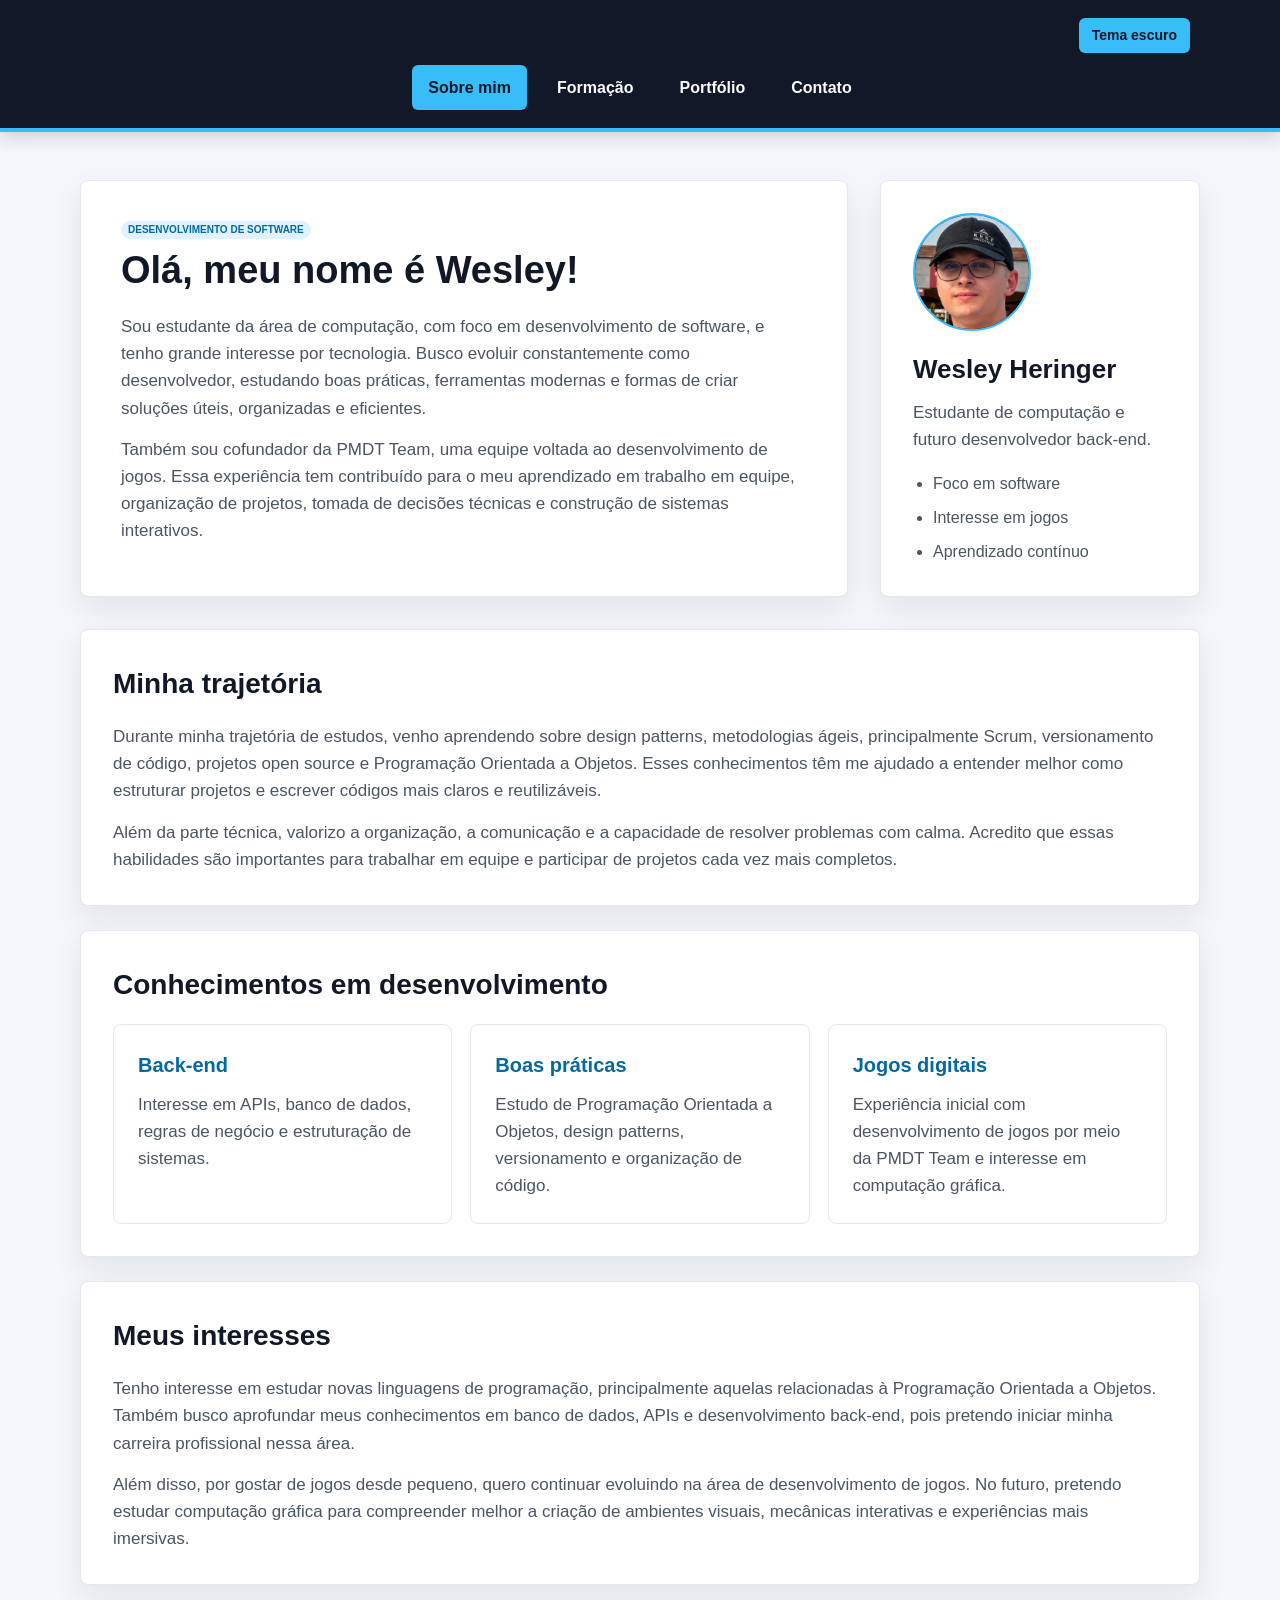
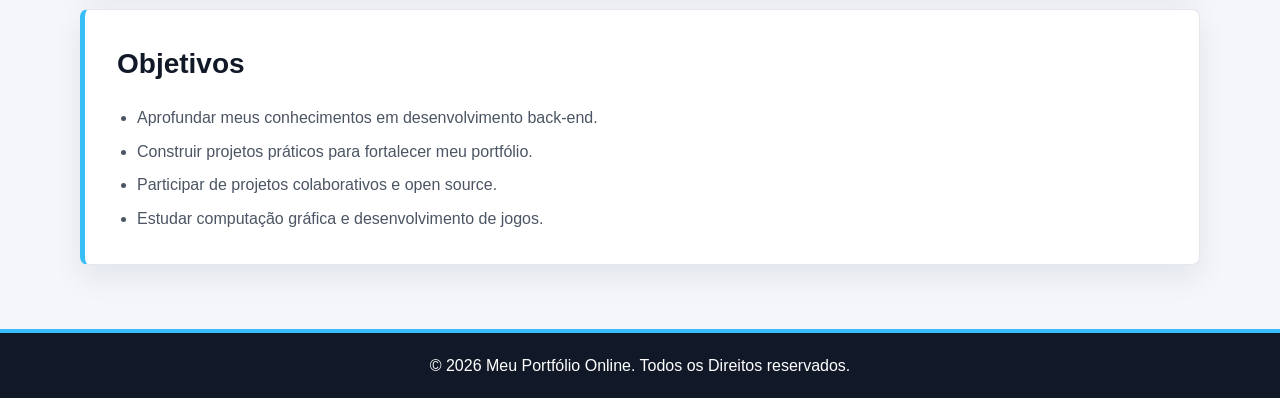
<file: index.html>
<!DOCTYPE html>
<html lang="pt-br">
<head>
    <meta charset="UTF-8">
    <meta name="viewport" content="width=device-width, initial-scale=1.0">
    <meta http-equiv="refresh" content="0; url=HTML/sobre.html">
    <title>Wesley Heringer | Portfólio</title>
</head>
<body>
    <p>Redirecionando para o portfólio de Wesley Heringer...</p>
    <p><a href="HTML/sobre.html">Acessar portfólio</a></p>
</body>
</html>
</file>
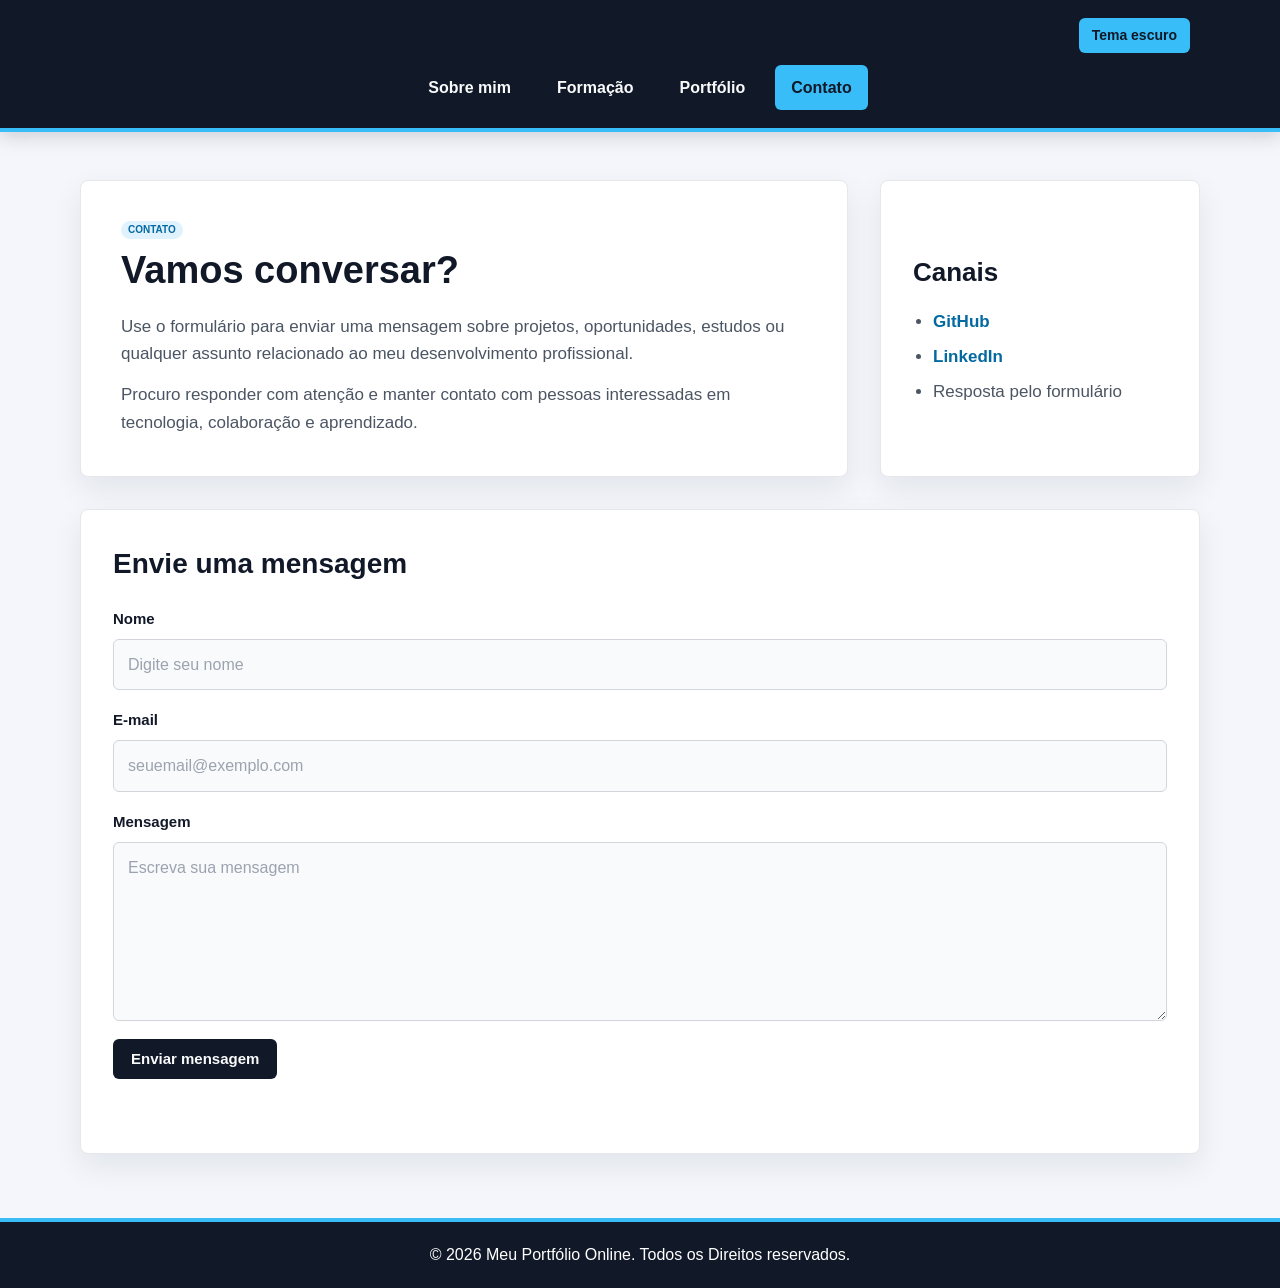
<file: HTML/contato.html>
<!DOCTYPE html>
<html lang="pt-br">
<head>
    <meta charset="UTF-8">
    <meta name="viewport" content="width=device-width, initial-scale=1.0">
    <meta name="description" content="Página de contato do portfólio pessoal.">
    <link rel="stylesheet" href="../Css/style.css">
    <script src="../JavaScript/script.js" defer></script>
    <title>Contato | Meu Portfólio</title>
</head>
<body>
    <header class="cabecalho">
        <nav class="navegacao" aria-label="Navegação principal">
            <a href="sobre.html">Sobre mim</a>
            <a href="formacao.html">Formação</a>
            <a href="portfolio.html">Portfólio</a>
            <a class="ativo" href="contato.html">Contato</a>
        </nav>
    </header>

    <main class="conteudo pagina-contato">
        <section class="apresentacao-contato">
            <div class="texto-contato">
                <p class="etiqueta">Contato</p>
                <h1>Vamos conversar?</h1>
                <p>
                    Use o formulário para enviar uma mensagem sobre projetos, oportunidades, estudos ou qualquer assunto relacionado ao meu desenvolvimento profissional.
                </p>
                <p>
                    Procuro responder com atenção e manter contato com pessoas interessadas em tecnologia, colaboração e aprendizado.
                </p>
            </div>

            <aside class="cartao-contato" aria-label="Canais de contato">
                <h2>Canais</h2>
                <ul>
                    <li><a href="https://github.com/WesleyRTw" target="_blank" rel="noopener noreferrer">GitHub</a></li>
                    <li><a href="https://www.linkedin.com/in/wesley-heringer-124b1728b/" target="_blank" rel="noopener noreferrer">LinkedIn</a></li>
                    <li>Resposta pelo formulário</li>
                </ul>
            </aside>
        </section>

        <section class="secao-contato">
            <h2>Envie uma mensagem</h2>

            <form class="formulario-contato" id="formulario-contato" action="#" method="post">
                <div class="campo-formulario">
                    <label for="nome">Nome</label>
                    <input type="text" id="nome" name="nome" placeholder="Digite seu nome" required>
                </div>

                <div class="campo-formulario">
                    <label for="email">E-mail</label>
                    <input type="email" id="email" name="email" placeholder="seuemail@exemplo.com" required>
                </div>

                <div class="campo-formulario">
                    <label for="mensagem">Mensagem</label>
                    <textarea id="mensagem" name="mensagem" rows="6" placeholder="Escreva sua mensagem" required></textarea>
                </div>

                <button class="botao-formulario" type="submit">Enviar mensagem</button>
                <p class="retorno-formulario" id="retorno-formulario" aria-live="polite"></p>
            </form>
        </section>
    </main>

    <footer>
        <p>&copy; 2026 Meu Portfólio Online. Todos os Direitos reservados.</p>
    </footer>
    
</body>
</html>
</file>
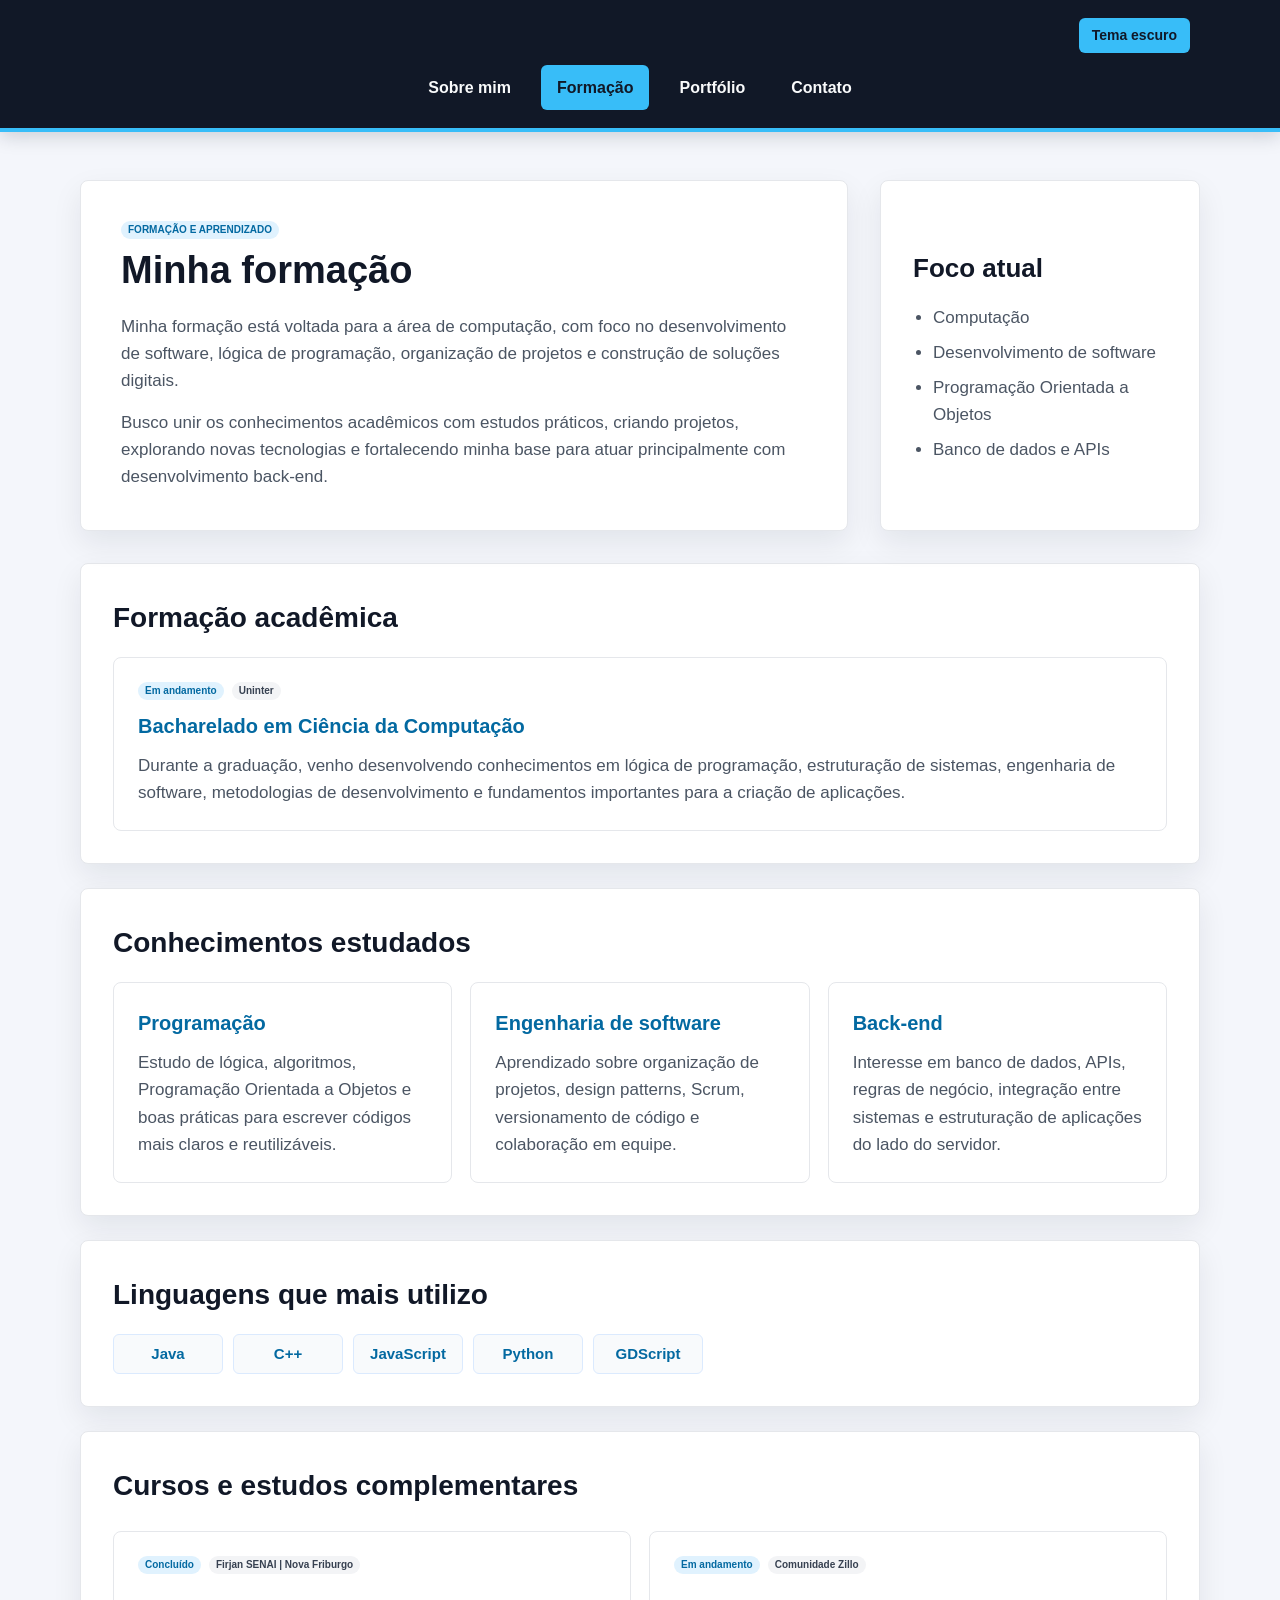
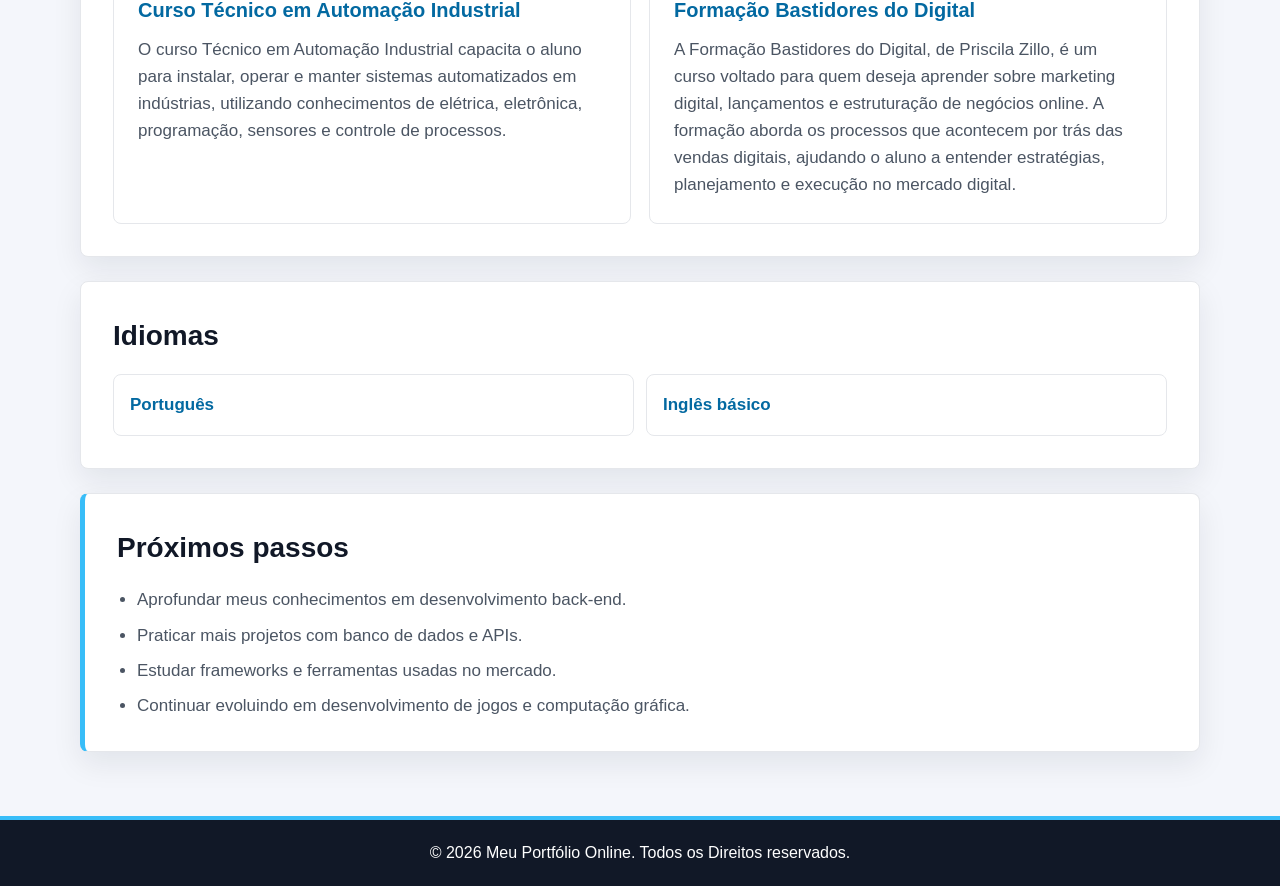
<file: HTML/formacao.html>
<!DOCTYPE html>
<html lang="pt-br">
<head>
    <meta charset="UTF-8">
    <meta name="viewport" content="width=device-width, initial-scale=1.0">
    <meta name="description" content="Página de formação acadêmica, cursos e conhecimentos em desenvolvimento.">
    <link rel="stylesheet" href="../Css/style.css">
    <script src="../JavaScript/script.js" defer></script>
    <title>Formação | Meu Portfólio</title>
</head>
<body>
    <header class="cabecalho">
        <nav class="navegacao" aria-label="Navegação principal">
            <a href="sobre.html">Sobre mim</a>
            <a class="ativo" href="formacao.html">Formação</a>
            <a href="portfolio.html">Portfólio</a>
            <a href="contato.html">Contato</a>
        </nav>
    </header>

    <main class="conteudo pagina-formacao">
        <section class="apresentacao-formacao">
            <div class="texto-formacao">
                <p class="etiqueta">Formação e aprendizado</p>
                <h1>Minha formação</h1>
                <p>
                    Minha formação está voltada para a área de computação, com foco no desenvolvimento de software, lógica de programação, organização de projetos e construção de soluções digitais.
                </p>
                <p>
                    Busco unir os conhecimentos acadêmicos com estudos práticos, criando projetos, explorando novas tecnologias e fortalecendo minha base para atuar principalmente com desenvolvimento back-end.
                </p>
            </div>

            <aside class="cartao-formacao" aria-label="Resumo da formação">
                <h2>Foco atual</h2>
                <ul>
                    <li>Computação</li>
                    <li>Desenvolvimento de software</li>
                    <li>Programação Orientada a Objetos</li>
                    <li>Banco de dados e APIs</li>
                </ul>
            </aside>
        </section>

        <section class="secao-formacao">
            <h2>Formação acadêmica</h2>
            <article class="item-formacao">
                <div class="etiquetas-formacao">
                    <p class="periodo-formacao">Em andamento</p>
                    <p class="instituicao-formacao">Uninter</p>
                </div>
                <h3>Bacharelado em Ciência da Computação</h3>
                <p>
                    Durante a graduação, venho desenvolvendo conhecimentos em lógica de programação, estruturação de sistemas, engenharia de software, metodologias de desenvolvimento e fundamentos importantes para a criação de aplicações.
                </p>
            </article>
        </section>

        <section class="secao-formacao">
            <h2>Conhecimentos estudados</h2>
            <div class="grade-formacao">
                <article class="cartao-estudo">
                    <h3>Programação</h3>
                    <p>Estudo de lógica, algoritmos, Programação Orientada a Objetos e boas práticas para escrever códigos mais claros e reutilizáveis.</p>
                </article>

                <article class="cartao-estudo">
                    <h3>Engenharia de software</h3>
                    <p>Aprendizado sobre organização de projetos, design patterns, Scrum, versionamento de código e colaboração em equipe.</p>
                </article>

                <article class="cartao-estudo">
                    <h3>Back-end</h3>
                    <p>Interesse em banco de dados, APIs, regras de negócio, integração entre sistemas e estruturação de aplicações do lado do servidor.</p>
                </article>
            </div>
        </section>

        <section class="secao-formacao">
            <h2>Linguagens que mais utilizo</h2>
            <div class="grade-linguagens">
                <span>Java</span>
                <span>C++</span>
                <span>JavaScript</span>
                <span>Python</span>
                <span>GDScript</span>
            </div>
        </section>

        <section class="secao-formacao">
            <h2>Cursos e estudos complementares</h2>

            <div class="grade-cursos">
                <article class="cartao-curso">
                    <div class="etiquetas-formacao">
                        <p class="status-curso">Concluído</p>
                        <p class="instituicao-curso">Firjan SENAI | Nova Friburgo</p>
                    </div>
                    <h3>Curso Técnico em Automação Industrial</h3>
                    <p>
                        O curso Técnico em Automação Industrial capacita o aluno para instalar, operar e manter sistemas automatizados em indústrias, utilizando conhecimentos de elétrica, eletrônica, programação, sensores e controle de processos.                    
                    </p>
                </article>

                <article class="cartao-curso">
                    <div class="etiquetas-formacao">
                        <p class="status-curso">Em andamento</p>
                        <p class="instituicao-curso">Comunidade Zillo</p>
                    </div>
                    <h3>Formação Bastidores do Digital</h3>
                    <p>
                        A Formação Bastidores do Digital, de Priscila Zillo, é um curso voltado para quem deseja aprender sobre marketing digital, lançamentos e estruturação de negócios online. A formação aborda os processos que acontecem por trás das vendas digitais, ajudando o aluno a entender estratégias, planejamento e execução no mercado digital.
                    </p>
                </article>
            </div>
        </section>

        <section class="secao-formacao">
            <h2>Idiomas</h2>
            <div class="grade-idiomas">
                <article class="cartao-estudo">
                    <h3>Português</h3>
                </article>

                <article class="cartao-estudo">
                    <h3>Inglês básico</h3>
                </article>
            </div>
        </section>

        <section class="secao-formacao objetivos-formacao">
            <h2>Próximos passos</h2>
            <ul>
                <li>Aprofundar meus conhecimentos em desenvolvimento back-end.</li>
                <li>Praticar mais projetos com banco de dados e APIs.</li>
                <li>Estudar frameworks e ferramentas usadas no mercado.</li>
                <li>Continuar evoluindo em desenvolvimento de jogos e computação gráfica.</li>
            </ul>
        </section>
    </main>

    <footer>
        <p>&copy; 2026 Meu Portfólio Online. Todos os Direitos reservados.</p>
    </footer>
    
</body>
</html>
</file>
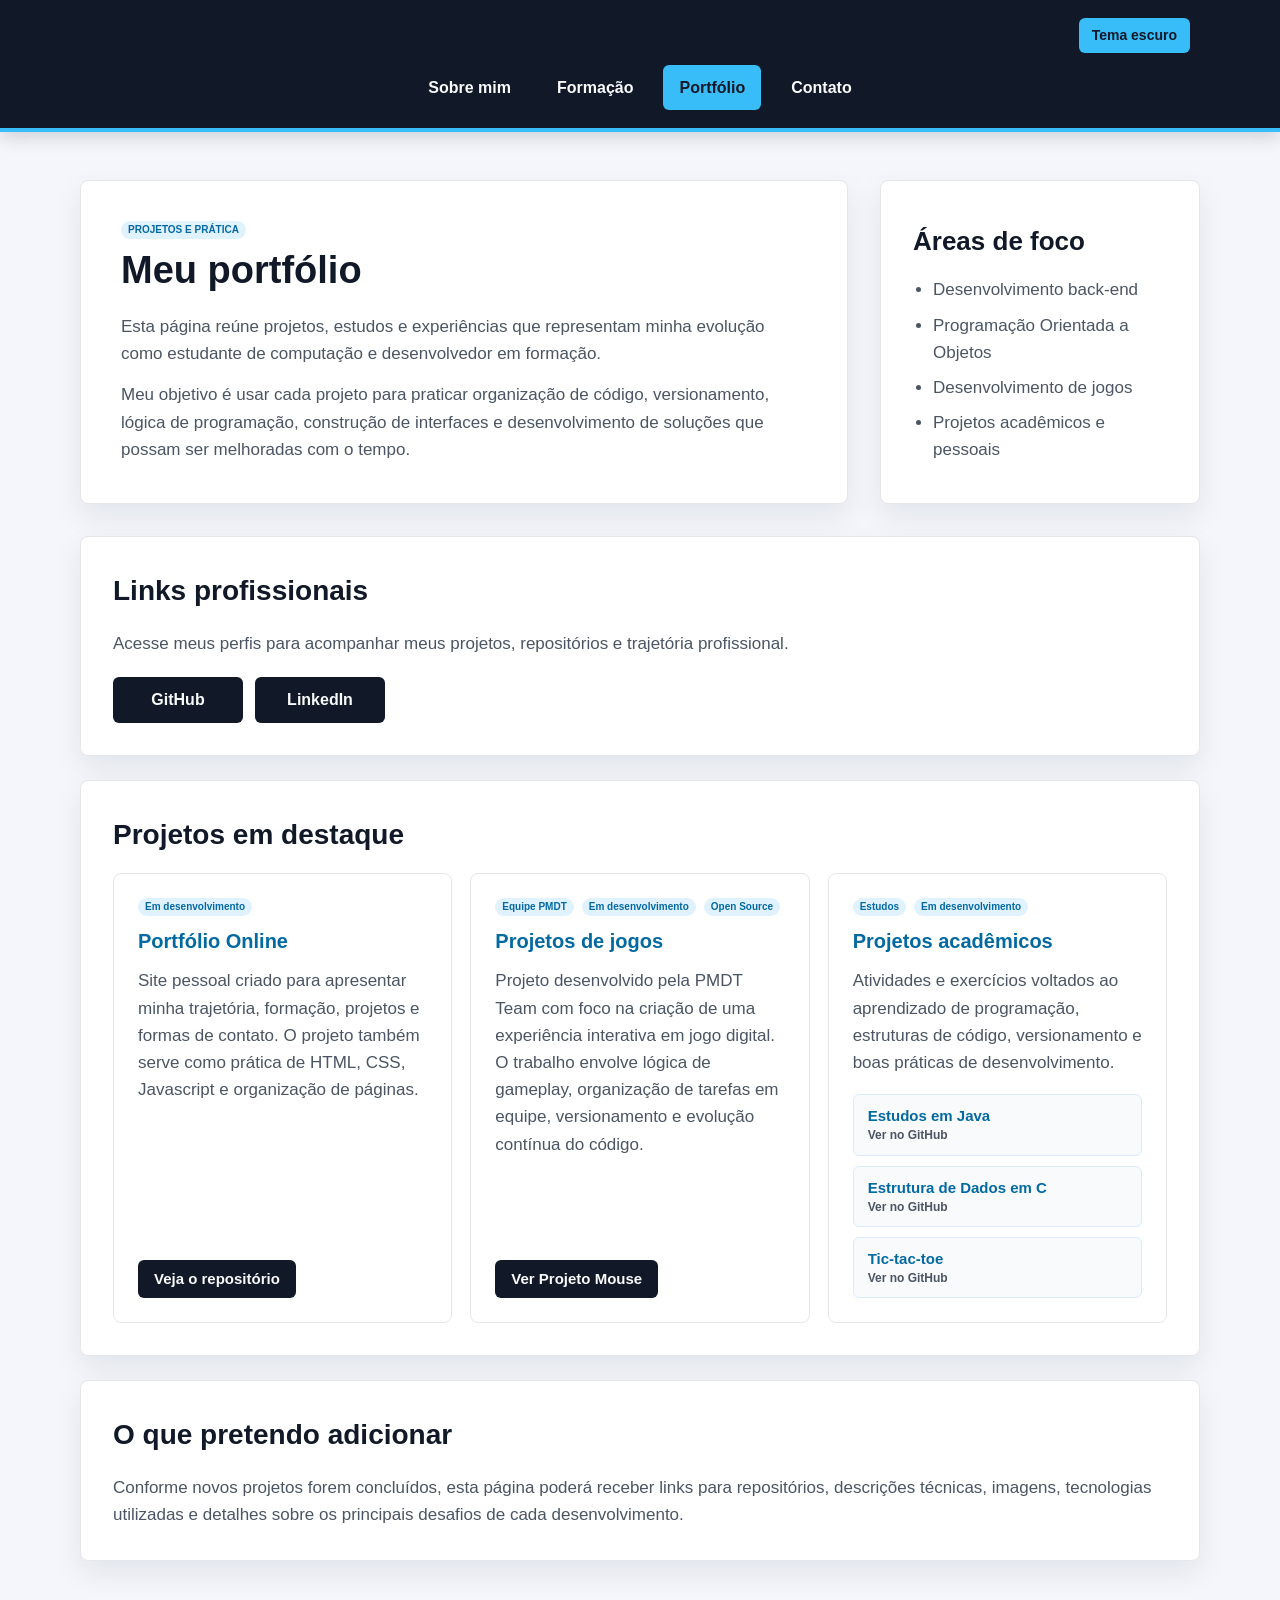
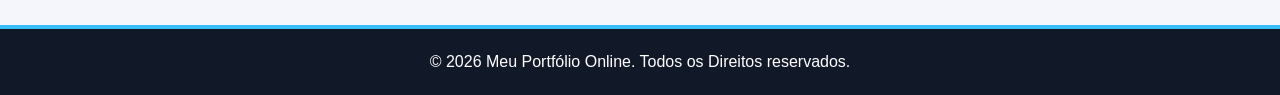
<file: HTML/portfolio.html>
<!DOCTYPE html>
<html lang="pt-br">
<head>
    <meta charset="UTF-8">
    <meta name="viewport" content="width=device-width, initial-scale=1.0">
    <meta name="description" content="Página de portfólio com projetos pessoais e estudos em desenvolvimento.">
    <link rel="stylesheet" href="../Css/style.css">
    <script src="../JavaScript/script.js" defer></script>
    <title>Portfólio | Meu Portfólio</title>
</head>
<body>
    <header class="cabecalho">
        <nav class="navegacao" aria-label="Navegação principal">
            <a href="sobre.html">Sobre mim</a>
            <a href="formacao.html">Formação</a>
            <a class="ativo" href="portfolio.html">Portfólio</a>
            <a href="contato.html">Contato</a>
        </nav>
    </header>

    <main class="conteudo pagina-portfolio">
        <section class="apresentacao-portfolio">
            <div class="texto-portfolio">
                <p class="etiqueta">Projetos e prática</p>
                <h1>Meu portfólio</h1>
                <p>
                    Esta página reúne projetos, estudos e experiências que representam minha evolução como estudante de computação e desenvolvedor em formação.
                </p>
                <p>
                    Meu objetivo é usar cada projeto para praticar organização de código, versionamento, lógica de programação, construção de interfaces e desenvolvimento de soluções que possam ser melhoradas com o tempo.
                </p>
            </div>

            <aside class="cartao-portfolio" aria-label="Resumo do portfólio">
                <h2>Áreas de foco</h2>
                <ul>
                    <li>Desenvolvimento back-end</li>
                    <li>Programação Orientada a Objetos</li>
                    <li>Desenvolvimento de jogos</li>
                    <li>Projetos acadêmicos e pessoais</li>
                </ul>
            </aside>
        </section>

        <section class="secao-portfolio">
            <h2>Links profissionais</h2>
            <p>
                Acesse meus perfis para acompanhar meus projetos, repositórios e trajetória profissional.
            </p>
            <div class="links-profissionais">
                <a href="https://github.com/WesleyRTw?tab=repositories" target="_blank" rel="noopener noreferrer">GitHub</a>
                <a href="https://www.linkedin.com/in/wesley-heringer-124b1728b/" target="_blank" rel="noopener noreferrer">LinkedIn</a>
            </div>
        </section>

        <section class="secao-portfolio">
            <h2>Projetos em destaque</h2>
            <div class="grade-projetos">
                <article class="cartao-projeto">
                    <p class="status-projeto">Em desenvolvimento</p>
                    <h3>Portfólio Online</h3>
                    <p>
                        Site pessoal criado para apresentar minha trajetória, formação, projetos e formas de contato. O projeto também serve como prática de HTML, CSS, Javascript e organização de páginas.
                    </p>
                    <a class="link-projeto" href="https://github.com/WesleyRTw/Meu-Portfolio-Online" target="_blank" rel="noopener noreferrer">Veja o repositório</a>
                </article>

                <article class="cartao-projeto">
                    <div class="etiquetas-projeto">
                        <p class="status-projeto">Equipe PMDT</p>
                        <p class="status-projeto">Em desenvolvimento</p>
                        <p class="status-projeto">Open Source</p>
                    </div>
                    <h3>Projetos de jogos</h3>
                    <p>
                        Projeto desenvolvido pela PMDT Team com foco na criação de uma experiência interativa em jogo digital. O trabalho envolve lógica de gameplay, organização de tarefas em equipe, versionamento e evolução contínua do código.
                    </p>
                    <a class="link-projeto" href="https://github.com/Projeto-Mouse" target="_blank" rel="noopener noreferrer">Ver Projeto Mouse</a>
                </article>

                <article class="cartao-projeto">
                    <div class="etiquetas-projeto">
                        <p class="status-projeto">Estudos</p>
                        <p class="status-projeto">Em desenvolvimento</p>
                    </div>
                    <h3>Projetos acadêmicos</h3>
                    <p>
                        Atividades e exercícios voltados ao aprendizado de programação, estruturas de código, versionamento e boas práticas de desenvolvimento.
                    </p>
                    <div class="links-repositorios">
                        <a href="https://github.com/WesleyRTw/EstudosEmJava" target="_blank" rel="noopener noreferrer">
                            <span>Estudos em Java</span>
                            <small>Ver no GitHub</small>
                        </a>
                        <a href="https://github.com/WesleyRTw/Structured-Programming_Applied-Concepts" target="_blank" rel="noopener noreferrer">
                            <span>Estrutura de Dados em C</span>
                            <small>Ver no GitHub</small>
                        </a>
                        <a href="https://github.com/WesleyRTw/Tic_Tac_Toe" target="_blank" rel="noopener noreferrer">
                            <span>Tic-tac-toe</span>
                            <small>Ver no GitHub</small>
                        </a>
                    </div>
                </article>
            </div>
        </section>

        <section class="secao-portfolio">
            <h2>O que pretendo adicionar</h2>
            <p>
                Conforme novos projetos forem concluídos, esta página poderá receber links para repositórios, descrições técnicas, imagens, tecnologias utilizadas e detalhes sobre os principais desafios de cada desenvolvimento.
            </p>
        </section>

    </main>
    
    <footer>
        <p>&copy; 2026 Meu Portfólio Online. Todos os Direitos reservados.</p>
    </footer>
    
</body>
</html>
</file>
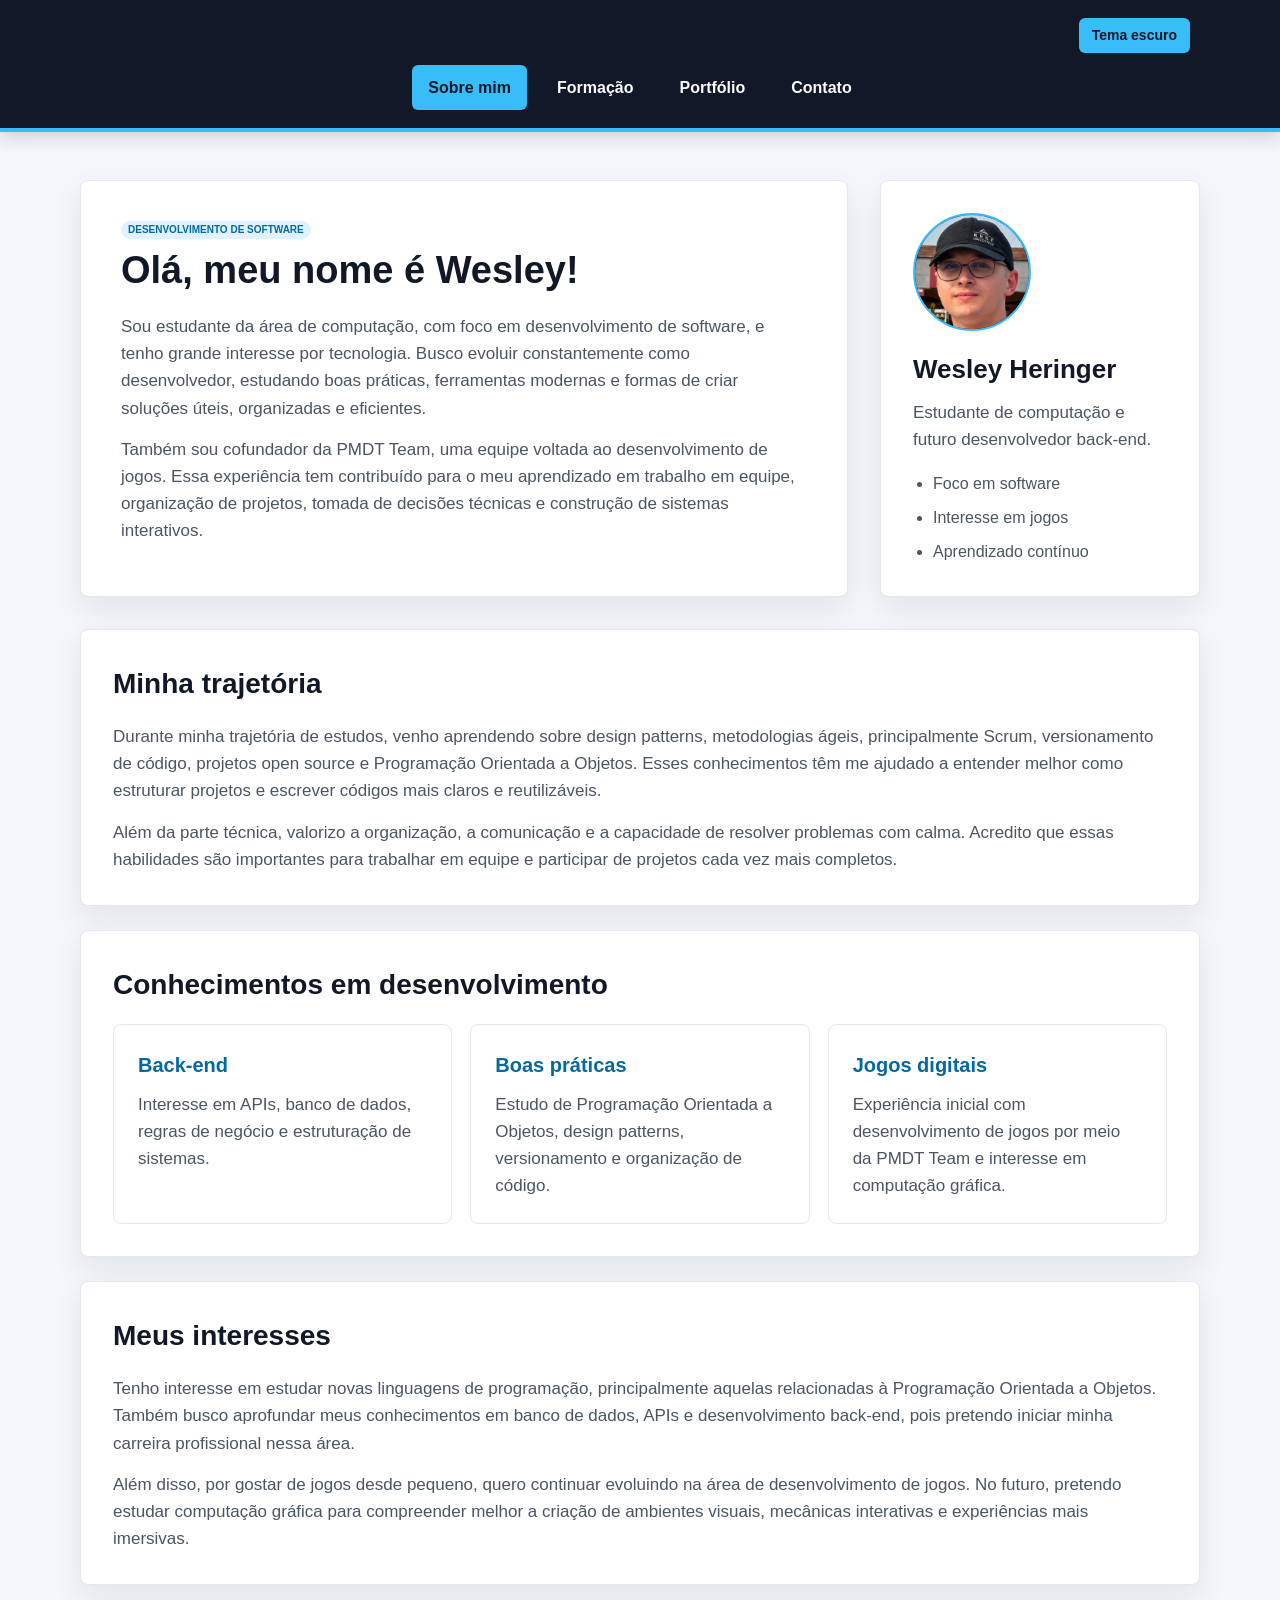
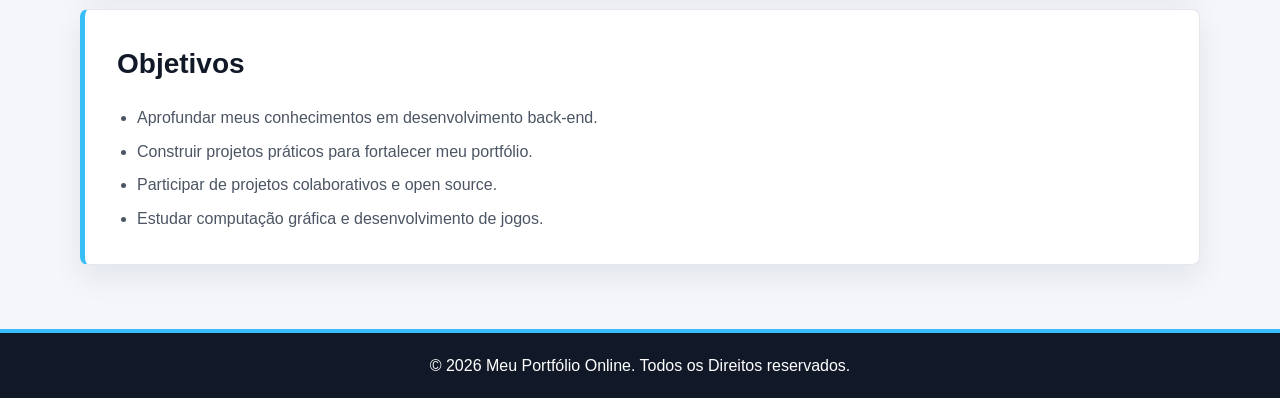
<file: HTML/sobre.html>
<!DOCTYPE html>
<html lang="pt-br">
<head>
    <meta charset="UTF-8">
    <meta name="viewport" content="width=device-width, initial-scale=1.0">
    <meta name="description" content="Página sobre do portfólio pessoal.">
    <link rel="stylesheet" href="../Css/style.css">
    <script src="../JavaScript/script.js" defer></script>
    <title>Sobre | Meu Portfólio</title>
</head>
<body>
    <header class="cabecalho">
        <nav class="navegacao" aria-label="Navegação principal">
            <a class="ativo" href="sobre.html">Sobre mim</a>
            <a href="formacao.html">Formação</a>
            <a href="portfolio.html">Portfólio</a>
            <a href="contato.html">Contato</a>
        </nav>
    </header>

    <main class="conteudo pagina-sobre">
        <section class="apresentacao-sobre">
            <div class="texto-apresentacao">
                <p class="etiqueta">Desenvolvimento de software</p>
                <h1>Olá, meu nome é Wesley!</h1>
                <p>
                    Sou estudante da área de computação, com foco em desenvolvimento de software, e tenho grande interesse por tecnologia. Busco evoluir constantemente como desenvolvedor, estudando boas práticas, ferramentas modernas e formas de criar soluções úteis, organizadas e eficientes.
                </p>
                <p>
                    Também sou cofundador da PMDT Team, uma equipe voltada ao desenvolvimento de jogos. Essa experiência tem contribuído para o meu aprendizado em trabalho em equipe, organização de projetos, tomada de decisões técnicas e construção de sistemas interativos.
                </p>
            </div>

            <aside class="cartao-resumo" aria-label="Resumo profissional">
                <div class="avatar-sobre">
                    <img src="../imagens/Foto-portfólio.png" alt="Foto de Wesley Heringer">
                </div>
                <h2>Wesley Heringer</h2>
                <p>Estudante de computação e futuro desenvolvedor back-end.</p>
                <ul>
                    <li>Foco em software</li>
                    <li>Interesse em jogos</li>
                    <li>Aprendizado contínuo</li>
                </ul>
            </aside>
        </section>

        <section class="secao-sobre">
            <h2>Minha trajetória</h2>
            <p>
                Durante minha trajetória de estudos, venho aprendendo sobre design patterns, metodologias ágeis, principalmente Scrum, versionamento de código, projetos open source e Programação Orientada a Objetos. Esses conhecimentos têm me ajudado a entender melhor como estruturar projetos e escrever códigos mais claros e reutilizáveis.
            </p>
            <p>
                Além da parte técnica, valorizo a organização, a comunicação e a capacidade de resolver problemas com calma. Acredito que essas habilidades são importantes para trabalhar em equipe e participar de projetos cada vez mais completos.
            </p>
        </section>

        <section class="secao-sobre">
            <h2>Conhecimentos em desenvolvimento</h2>
            <div class="grade-conhecimentos">
                <article class="cartao-conhecimento">
                    <h3>Back-end</h3>
                    <p>Interesse em APIs, banco de dados, regras de negócio e estruturação de sistemas.</p>
                </article>
                <article class="cartao-conhecimento">
                    <h3>Boas práticas</h3>
                    <p>Estudo de Programação Orientada a Objetos, design patterns, versionamento e organização de código.</p>
                </article>
                <article class="cartao-conhecimento">
                    <h3>Jogos digitais</h3>
                    <p>Experiência inicial com desenvolvimento de jogos por meio da PMDT Team e interesse em computação gráfica.</p>
                </article>
            </div>
        </section>

        <section class="secao-sobre">
            <h2>Meus interesses</h2>
            <p>
                Tenho interesse em estudar novas linguagens de programação, principalmente aquelas relacionadas à Programação Orientada a Objetos. Também busco aprofundar meus conhecimentos em banco de dados, APIs e desenvolvimento back-end, pois pretendo iniciar minha carreira profissional nessa área.
            </p>
            <p>
                Além disso, por gostar de jogos desde pequeno, quero continuar evoluindo na área de desenvolvimento de jogos. No futuro, pretendo estudar computação gráfica para compreender melhor a criação de ambientes visuais, mecânicas interativas e experiências mais imersivas.
            </p>
        </section>

        <section class="secao-sobre objetivos-sobre">
            <h2>Objetivos</h2>
            <ul>
                <li>Aprofundar meus conhecimentos em desenvolvimento back-end.</li>
                <li>Construir projetos práticos para fortalecer meu portfólio.</li>
                <li>Participar de projetos colaborativos e open source.</li>
                <li>Estudar computação gráfica e desenvolvimento de jogos.</li>
            </ul>
        </section>
    </main>

    <footer>
        <p>&copy; 2026 Meu Portfólio Online. Todos os Direitos reservados.</p>
    </footer>
</body>
</html>
</file>
<file: Css/style.css>
/* Arquivo: todos os HTML - estilos gerais */
* {
    box-sizing: border-box;
    margin: 0;
    padding: 0;
}

body {
    min-height: 100vh;
    font-family: Arial, Helvetica, sans-serif;
    background-color: #f4f6fb;
    color: #1f2937;
    line-height: 1.6;
}

/*Rodapé*/
footer {
    background-color: #111827;
    border-top: 4px solid #38bdf8;
    color: white;
    text-align: center;
    padding: 20px;
    position: relative;
    bottom: 0;
    width: 100%;
}

/* Arquivo: todos os HTML - cabeçalho */
.cabecalho {
    width: 100%;
    padding: 18px 32px;
    background-color: #111827;
    border-bottom: 4px solid #38bdf8;
    box-shadow: 0 4px 18px rgba(17, 24, 39, 0.18);
}

.navegacao {
    max-width: 1100px;
    margin: 0 auto;
    display: flex;
    align-items: center;
    justify-content: center;
    gap: 14px;
    flex-wrap: wrap;
}

.navegacao a {
    padding: 10px 16px;
    border-radius: 6px;
    color: #f9fafb;
    font-size: 16px;
    font-weight: 700;
    text-decoration: none;
    transition: background-color 0.2s ease, color 0.2s ease, transform 0.2s ease;
}

.navegacao a:hover,
.navegacao a:focus {
    background-color: #38bdf8;
    color: #111827;
    transform: translateY(-2px);
}

.navegacao a.ativo {
    background-color: #38bdf8;
    color: #111827;
}

.navegacao a:focus {
    outline: 2px solid #f9fafb;
    outline-offset: 3px;
}

.controles-cabecalho {
    max-width: 1100px;
    margin: 0 auto 12px;
    display: flex;
    justify-content: flex-end;
    gap: 10px;
    align-items: center;
}

.botao-menu,
.botao-tema {
    padding: 8px 12px;
    border: 1px solid transparent;
    border-radius: 6px;
    background-color: #38bdf8;
    color: #111827;
    cursor: pointer;
    font-size: 14px;
    font-weight: 700;
    line-height: 1.2;
    transition: background-color 0.2s ease, color 0.2s ease, transform 0.2s ease;
}

.botao-menu {
    display: none;
}

.botao-menu:hover,
.botao-menu:focus,
.botao-tema:hover,
.botao-tema:focus {
    background-color: #f9fafb;
    color: #111827;
    transform: translateY(-2px);
}

.botao-menu:focus,
.botao-tema:focus {
    outline: 2px solid #f9fafb;
    outline-offset: 3px;
}

/* Arquivo: sobre.html */
.conteudo {
    width: min(1120px, calc(100% - 32px));
    margin: 0 auto;
}

.pagina-sobre {
    padding: 48px 0 64px;
}

.apresentacao-sobre {
    display: grid;
    grid-template-columns: minmax(0, 1fr) 320px;
    gap: 32px;
    align-items: stretch;
    margin-bottom: 32px;
}

.texto-apresentacao,
.secao-sobre,
.cartao-resumo,
.cartao-conhecimento {
    background-color: #ffffff;
    border: 1px solid #e5e7eb;
    border-radius: 8px;
    box-shadow: 0 12px 30px rgba(17, 24, 39, 0.08);
}

.texto-apresentacao {
    padding: 40px;
}

.texto-apresentacao .etiqueta,
.texto-portfolio .etiqueta,
.texto-formacao .etiqueta,
.texto-contato .etiqueta {
    width: fit-content;
    margin-bottom: 10px;
    padding: 3px 7px;
    border-radius: 999px;
    background-color: #e0f2fe;
    color: #0369a1;
    font-size: 10px;
    font-weight: 700;
    line-height: 1.2;
    text-transform: uppercase;
}

.texto-apresentacao h1 {
    margin-bottom: 20px;
    color: #111827;
    font-size: 38px;
    line-height: 1.15;
}

.texto-apresentacao p,
.secao-sobre p,
.cartao-conhecimento p,
.cartao-resumo p {
    color: #4b5563;
    font-size: 17px;
}

.texto-apresentacao p + p,
.secao-sobre p + p {
    margin-top: 14px;
}

.cartao-resumo {
    padding: 32px;
    display: flex;
    flex-direction: column;
    justify-content: center;
}

.avatar-sobre {
    width: 118px;
    height: 118px;
    margin-bottom: 18px;
    display: grid;
    place-items: center;
    overflow: hidden;
    border: 2px solid #38bdf8;
    border-radius: 50%;
    background-color: #111827;
}

.avatar-sobre img {
    width: 100%;
    height: 100%;
    display: block;
    object-fit: contain;
    transform: translateY(-6px);
}

.cartao-resumo h2 {
    margin-bottom: 8px;
    color: #111827;
    font-size: 26px;
}

.cartao-resumo ul,
.objetivos-sobre ul {
    margin-top: 18px;
    padding-left: 20px;
    color: #4b5563;
}

.cartao-resumo li + li,
.objetivos-sobre li + li {
    margin-top: 8px;
}

.secao-sobre {
    margin-top: 24px;
    padding: 32px;
}

.secao-sobre h2 {
    margin-bottom: 16px;
    color: #111827;
    font-size: 28px;
}

.grade-conhecimentos {
    display: grid;
    grid-template-columns: repeat(3, 1fr);
    gap: 18px;
}

.cartao-conhecimento {
    padding: 24px;
    box-shadow: none;
}

.cartao-conhecimento h3 {
    margin-bottom: 10px;
    color: #0369a1;
    font-size: 20px;
}

.objetivos-sobre {
    border-left: 5px solid #38bdf8;
}

/* Arquivo: portfolio.html */
.pagina-portfolio {
    padding: 48px 0 64px;
}

.apresentacao-portfolio {
    display: grid;
    grid-template-columns: minmax(0, 1fr) 320px;
    gap: 32px;
    align-items: stretch;
    margin-bottom: 32px;
}

.texto-portfolio,
.cartao-portfolio,
.secao-portfolio,
.cartao-projeto {
    background-color: #ffffff;
    border: 1px solid #e5e7eb;
    border-radius: 8px;
    box-shadow: 0 12px 30px rgba(17, 24, 39, 0.08);
}

.texto-portfolio {
    padding: 40px;
}

.texto-portfolio h1 {
    margin-bottom: 20px;
    color: #111827;
    font-size: 38px;
    line-height: 1.15;
}

.texto-portfolio p,
.cartao-portfolio li,
.secao-portfolio p,
.cartao-projeto p {
    color: #4b5563;
    font-size: 17px;
}

.texto-portfolio p + p {
    margin-top: 14px;
}

.cartao-portfolio {
    padding: 32px;
    display: flex;
    flex-direction: column;
    justify-content: center;
}

.cartao-portfolio h2,
.secao-portfolio h2 {
    color: #111827;
}

.cartao-portfolio h2 {
    margin-bottom: 14px;
    font-size: 26px;
}

.cartao-portfolio ul {
    padding-left: 20px;
}

.cartao-portfolio li + li {
    margin-top: 8px;
}

.secao-portfolio {
    margin-top: 24px;
    padding: 32px;
}

.secao-portfolio h2 {
    margin-bottom: 16px;
    font-size: 28px;
}

.grade-projetos {
    display: grid;
    grid-template-columns: repeat(3, 1fr);
    gap: 18px;
}

.cartao-projeto {
    padding: 24px;
    display: flex;
    flex-direction: column;
    box-shadow: none;
}

.cartao-projeto h3 {
    margin-bottom: 10px;
    color: #0369a1;
    font-size: 20px;
}

.etiquetas-projeto {
    margin-bottom: 9px;
    display: flex;
    flex-wrap: wrap;
    gap: 8px;
    align-items: center;
}

.cartao-projeto .status-projeto {
    width: fit-content;
    margin: 0 0 9px;
    padding: 3px 7px;
    border-radius: 999px;
    background-color: #e0f2fe;
    color: #0369a1;
    font-size: 10px;
    font-weight: 700;
    line-height: 1.2;
}

.etiquetas-projeto .status-projeto {
    margin: 0;
}

.cartao-projeto > p {
    margin-bottom: 18px;
}

.link-projeto {
    width: fit-content;
    margin-top: auto;
    padding: 10px 16px;
    display: inline-flex;
    align-items: center;
    justify-content: center;
    border-radius: 6px;
    background-color: #111827;
    color: #f9fafb;
    font-size: 15px;
    font-weight: 700;
    line-height: 1.2;
    text-decoration: none;
    transition: background-color 0.2s ease, transform 0.2s ease;
}

.link-projeto:hover,
.link-projeto:focus {
    background-color: #0369a1;
    transform: translateY(-2px);
}

.link-projeto:focus {
    outline: 2px solid #38bdf8;
    outline-offset: 3px;
}

.links-repositorios {
    margin-top: auto;
    display: grid;
    gap: 10px;
}

.links-repositorios a {
    padding: 12px 14px;
    display: flex;
    flex-direction: column;
    gap: 3px;
    border: 1px solid #dbeafe;
    border-radius: 6px;
    background-color: #f8fafc;
    color: #111827;
    text-decoration: none;
    transition: border-color 0.2s ease, background-color 0.2s ease, transform 0.2s ease;
}

.links-repositorios a:hover,
.links-repositorios a:focus {
    border-color: #38bdf8;
    background-color: #e0f2fe;
    transform: translateY(-2px);
}

.links-repositorios a:focus {
    outline: 2px solid #38bdf8;
    outline-offset: 3px;
}

.links-repositorios span {
    color: #0369a1;
    font-size: 15px;
    font-weight: 700;
    line-height: 1.2;
}

.links-repositorios small {
    color: #4b5563;
    font-size: 12px;
    font-weight: 700;
    line-height: 1.2;
}

.links-profissionais {
    margin-top: 20px;
    display: flex;
    flex-wrap: wrap;
    gap: 12px;
}

.links-profissionais a {
    min-width: 130px;
    padding: 10px 18px;
    border-radius: 6px;
    background-color: #111827;
    color: #f9fafb;
    font-weight: 700;
    text-align: center;
    text-decoration: none;
    transition: background-color 0.2s ease, transform 0.2s ease;
}

.links-profissionais a:hover,
.links-profissionais a:focus {
    background-color: #0369a1;
    transform: translateY(-2px);
}

.links-profissionais a:focus {
    outline: 2px solid #38bdf8;
    outline-offset: 3px;
}

/* Arquivo: formacao.html */
.pagina-formacao {
    padding: 48px 0 64px;
}

.apresentacao-formacao {
    display: grid;
    grid-template-columns: minmax(0, 1fr) 320px;
    gap: 32px;
    align-items: stretch;
    margin-bottom: 32px;
}

.texto-formacao,
.cartao-formacao,
.secao-formacao,
.cartao-estudo,
.cartao-curso,
.item-formacao {
    background-color: #ffffff;
    border: 1px solid #e5e7eb;
    border-radius: 8px;
    box-shadow: 0 12px 30px rgba(17, 24, 39, 0.08);
}

.texto-formacao {
    padding: 40px;
}

.texto-formacao h1 {
    margin-bottom: 20px;
    color: #111827;
    font-size: 38px;
    line-height: 1.15;
}

.texto-formacao p,
.cartao-formacao li,
.secao-formacao p,
.cartao-estudo p,
.cartao-curso p,
.item-formacao p,
.objetivos-formacao li {
    color: #4b5563;
    font-size: 17px;
}

.texto-formacao p + p,
.secao-formacao p + p {
    margin-top: 14px;
}

.cartao-formacao {
    padding: 32px;
    display: flex;
    flex-direction: column;
    justify-content: center;
}

.cartao-formacao h2,
.secao-formacao h2 {
    color: #111827;
}

.cartao-formacao h2 {
    margin-bottom: 14px;
    font-size: 26px;
}

.cartao-formacao ul,
.objetivos-formacao ul {
    padding-left: 20px;
}

.cartao-formacao li + li,
.objetivos-formacao li + li {
    margin-top: 8px;
}

.secao-formacao {
    margin-top: 24px;
    padding: 32px;
}

.secao-formacao h2 {
    margin-bottom: 16px;
    font-size: 28px;
}

.item-formacao {
    padding: 24px;
    box-shadow: none;
}

.item-formacao h3,
.cartao-estudo h3,
.cartao-curso h3 {
    margin-bottom: 10px;
    color: #0369a1;
    font-size: 20px;
}

.etiquetas-formacao {
    margin-bottom: 10px;
    display: flex;
    flex-wrap: wrap;
    gap: 8px;
    align-items: center;
}

.item-formacao .periodo-formacao,
.item-formacao .instituicao-formacao {
    width: fit-content;
    margin: 0;
    padding: 3px 7px;
    border-radius: 999px;
    font-size: 10px;
    font-weight: 700;
    line-height: 1.2;
}

.item-formacao .periodo-formacao {
    background-color: #e0f2fe;
    color: #0369a1;
}

.item-formacao .instituicao-formacao {
    background-color: #f3f4f6;
    color: #374151;
}

.grade-formacao {
    display: grid;
    grid-template-columns: repeat(3, 1fr);
    gap: 18px;
}

.grade-linguagens {
    display: flex;
    flex-wrap: wrap;
    gap: 10px;
}

.grade-linguagens span {
    min-width: 110px;
    padding: 10px 14px;
    border: 1px solid #dbeafe;
    border-radius: 6px;
    background-color: #f8fafc;
    color: #0369a1;
    font-size: 15px;
    font-weight: 700;
    line-height: 1.2;
    text-align: center;
}

.grade-idiomas {
    display: grid;
    grid-template-columns: repeat(2, 1fr);
    gap: 12px;
}

.grade-idiomas .cartao-estudo {
    padding: 16px;
}

.grade-idiomas .cartao-estudo h3 {
    margin-bottom: 0;
    font-size: 17px;
}

.cartao-estudo {
    padding: 24px;
    box-shadow: none;
}

.grade-cursos {
    margin-top: 22px;
    display: grid;
    grid-template-columns: repeat(2, 1fr);
    gap: 18px;
}

.cartao-curso {
    padding: 24px;
    box-shadow: none;
}

.cartao-curso .status-curso,
.cartao-curso .instituicao-curso {
    width: fit-content;
    margin: 0 0 10px;
    padding: 3px 7px;
    border-radius: 999px;
    font-size: 10px;
    font-weight: 700;
    line-height: 1.2;
}

.cartao-curso .status-curso {
    background-color: #e0f2fe;
    color: #0369a1;
}

.cartao-curso .instituicao-curso {
    background-color: #f3f4f6;
    color: #374151;
}

.objetivos-formacao {
    border-left: 5px solid #38bdf8;
}

/* Arquivo: contato.html */
.pagina-contato {
    padding: 48px 0 64px;
}

.apresentacao-contato {
    display: grid;
    grid-template-columns: minmax(0, 1fr) 320px;
    gap: 32px;
    align-items: stretch;
    margin-bottom: 32px;
}

.texto-contato,
.cartao-contato,
.secao-contato {
    background-color: #ffffff;
    border: 1px solid #e5e7eb;
    border-radius: 8px;
    box-shadow: 0 12px 30px rgba(17, 24, 39, 0.08);
}

.texto-contato {
    padding: 40px;
}

.texto-contato h1 {
    margin-bottom: 20px;
    color: #111827;
    font-size: 38px;
    line-height: 1.15;
}

.texto-contato p,
.cartao-contato li,
.secao-contato p {
    color: #4b5563;
    font-size: 17px;
}

.texto-contato p + p {
    margin-top: 14px;
}

.cartao-contato {
    padding: 32px;
    display: flex;
    flex-direction: column;
    justify-content: center;
}

.cartao-contato h2,
.secao-contato h2 {
    color: #111827;
}

.cartao-contato h2 {
    margin-bottom: 14px;
    font-size: 26px;
}

.cartao-contato ul {
    padding-left: 20px;
}

.cartao-contato li + li {
    margin-top: 8px;
}

.cartao-contato a {
    color: #0369a1;
    font-weight: 700;
    text-decoration: none;
    transition: color 0.2s ease;
}

.cartao-contato a:hover,
.cartao-contato a:focus {
    color: #111827;
    text-decoration: underline;
}

.cartao-contato a:focus {
    outline: 2px solid #38bdf8;
    outline-offset: 3px;
}

.secao-contato {
    padding: 32px;
}

.secao-contato h2 {
    margin-bottom: 20px;
    font-size: 28px;
}

.formulario-contato {
    display: grid;
    gap: 18px;
}

.campo-formulario {
    display: grid;
    gap: 8px;
}

.campo-formulario label {
    color: #111827;
    font-size: 15px;
    font-weight: 700;
}

.campo-formulario input,
.campo-formulario textarea {
    width: 100%;
    padding: 12px 14px;
    border: 1px solid #d1d5db;
    border-radius: 6px;
    background-color: #f8fafc;
    color: #111827;
    font: inherit;
    transition: border-color 0.2s ease, background-color 0.2s ease, box-shadow 0.2s ease;
}

.campo-formulario textarea {
    resize: vertical;
    min-height: 150px;
}

.campo-formulario input::placeholder,
.campo-formulario textarea::placeholder {
    color: #9ca3af;
}

.campo-formulario input:focus,
.campo-formulario textarea:focus {
    border-color: #38bdf8;
    background-color: #ffffff;
    outline: none;
    box-shadow: 0 0 0 3px rgba(56, 189, 248, 0.22);
}

.botao-formulario {
    width: fit-content;
    padding: 11px 18px;
    border: 0;
    border-radius: 6px;
    background-color: #111827;
    color: #f9fafb;
    cursor: pointer;
    font-size: 15px;
    font-weight: 700;
    line-height: 1.2;
    transition: background-color 0.2s ease, transform 0.2s ease;
}

.botao-formulario:hover,
.botao-formulario:focus {
    background-color: #0369a1;
    transform: translateY(-2px);
}

.botao-formulario:focus {
    outline: 2px solid #38bdf8;
    outline-offset: 3px;
}

.retorno-formulario {
    min-height: 24px;
    font-weight: 700;
}

.retorno-formulario.sucesso {
    color: #047857;
}

.retorno-formulario.erro {
    color: #b91c1c;
}

/* Tema escuro */
body.tema-escuro {
    background-color: #0f172a;
    color: #e5e7eb;
}

body.tema-escuro .cabecalho {
    background-color: #020617;
    border-bottom-color: #0ea5e9;
}

body.tema-escuro footer {
    background-color: #020617;
    border-bottom-color: #0ea5e9;
    color: #e5e7eb
}

body.tema-escuro .avatar-sobre {
    border-color: #7dd3fc;
    background-color: #020617;
}

body.tema-escuro .texto-apresentacao,
body.tema-escuro .secao-sobre,
body.tema-escuro .cartao-resumo,
body.tema-escuro .cartao-conhecimento,
body.tema-escuro .texto-portfolio,
body.tema-escuro .cartao-portfolio,
body.tema-escuro .secao-portfolio,
body.tema-escuro .cartao-projeto,
body.tema-escuro .texto-formacao,
body.tema-escuro .cartao-formacao,
body.tema-escuro .secao-formacao,
body.tema-escuro .cartao-estudo,
body.tema-escuro .cartao-curso,
body.tema-escuro .item-formacao,
body.tema-escuro .texto-contato,
body.tema-escuro .cartao-contato,
body.tema-escuro .secao-contato {
    background-color: #111827;
    border-color: #1f2937;
    box-shadow: 0 12px 30px rgba(0, 0, 0, 0.28);
}

body.tema-escuro h1,
body.tema-escuro h2 {
    color: #f9fafb;
}

body.tema-escuro .texto-apresentacao p,
body.tema-escuro .secao-sobre p,
body.tema-escuro .cartao-conhecimento p,
body.tema-escuro .cartao-resumo p,
body.tema-escuro .cartao-resumo li,
body.tema-escuro .objetivos-sobre li,
body.tema-escuro .texto-portfolio p,
body.tema-escuro .cartao-portfolio li,
body.tema-escuro .secao-portfolio p,
body.tema-escuro .cartao-projeto p,
body.tema-escuro .texto-formacao p,
body.tema-escuro .cartao-formacao li,
body.tema-escuro .secao-formacao p,
body.tema-escuro .cartao-estudo p,
body.tema-escuro .cartao-curso p,
body.tema-escuro .item-formacao p,
body.tema-escuro .objetivos-formacao li,
body.tema-escuro .texto-contato p,
body.tema-escuro .cartao-contato li,
body.tema-escuro .secao-contato p {
    color: #d1d5db;
}

body.tema-escuro .cartao-conhecimento h3,
body.tema-escuro .cartao-projeto h3,
body.tema-escuro .item-formacao h3,
body.tema-escuro .cartao-estudo h3,
body.tema-escuro .cartao-curso h3,
body.tema-escuro .links-repositorios span,
body.tema-escuro .cartao-contato a {
    color: #38bdf8;
}

body.tema-escuro .texto-apresentacao .etiqueta,
body.tema-escuro .texto-portfolio .etiqueta,
body.tema-escuro .texto-formacao .etiqueta,
body.tema-escuro .texto-contato .etiqueta,
body.tema-escuro .cartao-projeto .status-projeto,
body.tema-escuro .item-formacao .periodo-formacao,
body.tema-escuro .cartao-curso .status-curso {
    background-color: rgba(14, 165, 233, 0.18);
    color: #7dd3fc;
}

body.tema-escuro .item-formacao .instituicao-formacao,
body.tema-escuro .cartao-curso .instituicao-curso {
    background-color: #1f2937;
    color: #e5e7eb;
}

body.tema-escuro .links-profissionais a,
body.tema-escuro .link-projeto,
body.tema-escuro .botao-formulario {
    background-color: #38bdf8;
    color: #0f172a;
}

body.tema-escuro .links-profissionais a:hover,
body.tema-escuro .links-profissionais a:focus,
body.tema-escuro .link-projeto:hover,
body.tema-escuro .link-projeto:focus,
body.tema-escuro .botao-formulario:hover,
body.tema-escuro .botao-formulario:focus {
    background-color: #7dd3fc;
    color: #020617;
}

body.tema-escuro .links-repositorios a,
body.tema-escuro .grade-linguagens span,
body.tema-escuro .campo-formulario input,
body.tema-escuro .campo-formulario textarea {
    background-color: #0f172a;
    border-color: #334155;
    color: #f9fafb;
}

body.tema-escuro .links-repositorios small,
body.tema-escuro .campo-formulario input::placeholder,
body.tema-escuro .campo-formulario textarea::placeholder {
    color: #9ca3af;
}

body.tema-escuro .links-repositorios a:hover,
body.tema-escuro .links-repositorios a:focus,
body.tema-escuro .campo-formulario input:focus,
body.tema-escuro .campo-formulario textarea:focus {
    background-color: #111827;
    border-color: #38bdf8;
}

body.tema-escuro .campo-formulario label {
    color: #f9fafb;
}

body.tema-escuro .retorno-formulario.sucesso {
    color: #34d399;
}

body.tema-escuro .retorno-formulario.erro {
    color: #fca5a5;
}

@media (max-width: 600px) {
    .cabecalho {
        padding: 14px 16px;
    }

    .controles-cabecalho {
        margin-bottom: 10px;
        justify-content: space-between;
    }

    .botao-menu {
        display: inline-flex;
    }

    .navegacao {
        gap: 8px;
    }

    .navegacao.menu-fechado {
        display: none;
    }

    .navegacao a {
        width: calc(50% - 8px);
        text-align: center;
        font-size: 15px;
        padding: 10px 8px;
    }
}

@media (max-width: 900px) {
    .pagina-sobre,
    .pagina-portfolio,
    .pagina-formacao,
    .pagina-contato {
        padding-top: 32px;
    }

    .apresentacao-sobre,
    .apresentacao-portfolio,
    .apresentacao-formacao,
    .apresentacao-contato,
    .grade-conhecimentos,
    .grade-projetos,
    .grade-formacao,
    .grade-idiomas,
    .grade-cursos {
        grid-template-columns: 1fr;
    }
}

@media (max-width: 600px) {
    .conteudo {
        width: min(100% - 24px, 1120px);
    }

    .texto-apresentacao,
    .texto-portfolio,
    .texto-formacao,
    .texto-contato,
    .secao-sobre,
    .secao-portfolio,
    .secao-formacao,
    .secao-contato,
    .cartao-resumo,
    .cartao-portfolio,
    .cartao-formacao,
    .cartao-contato,
    .cartao-conhecimento,
    .cartao-projeto,
    .cartao-estudo,
    .cartao-curso,
    .item-formacao {
        padding: 22px;
    }

    .texto-apresentacao h1,
    .texto-portfolio h1,
    .texto-formacao h1,
    .texto-contato h1 {
        font-size: 30px;
    }

    .secao-sobre h2,
    .secao-portfolio h2,
    .secao-formacao h2,
    .secao-contato h2 {
        font-size: 24px;
    }

    .texto-apresentacao p,
    .texto-portfolio p,
    .texto-formacao p,
    .texto-contato p,
    .secao-sobre p,
    .secao-portfolio p,
    .secao-formacao p,
    .secao-contato p,
    .cartao-conhecimento p,
    .cartao-resumo p,
    .cartao-portfolio li,
    .cartao-formacao li,
    .cartao-contato li,
    .cartao-projeto p,
    .cartao-estudo p,
    .cartao-curso p,
    .item-formacao p,
    .objetivos-formacao li {
        font-size: 16px;
    }

    .botao-formulario {
        width: 100%;
    }
}
</file>
